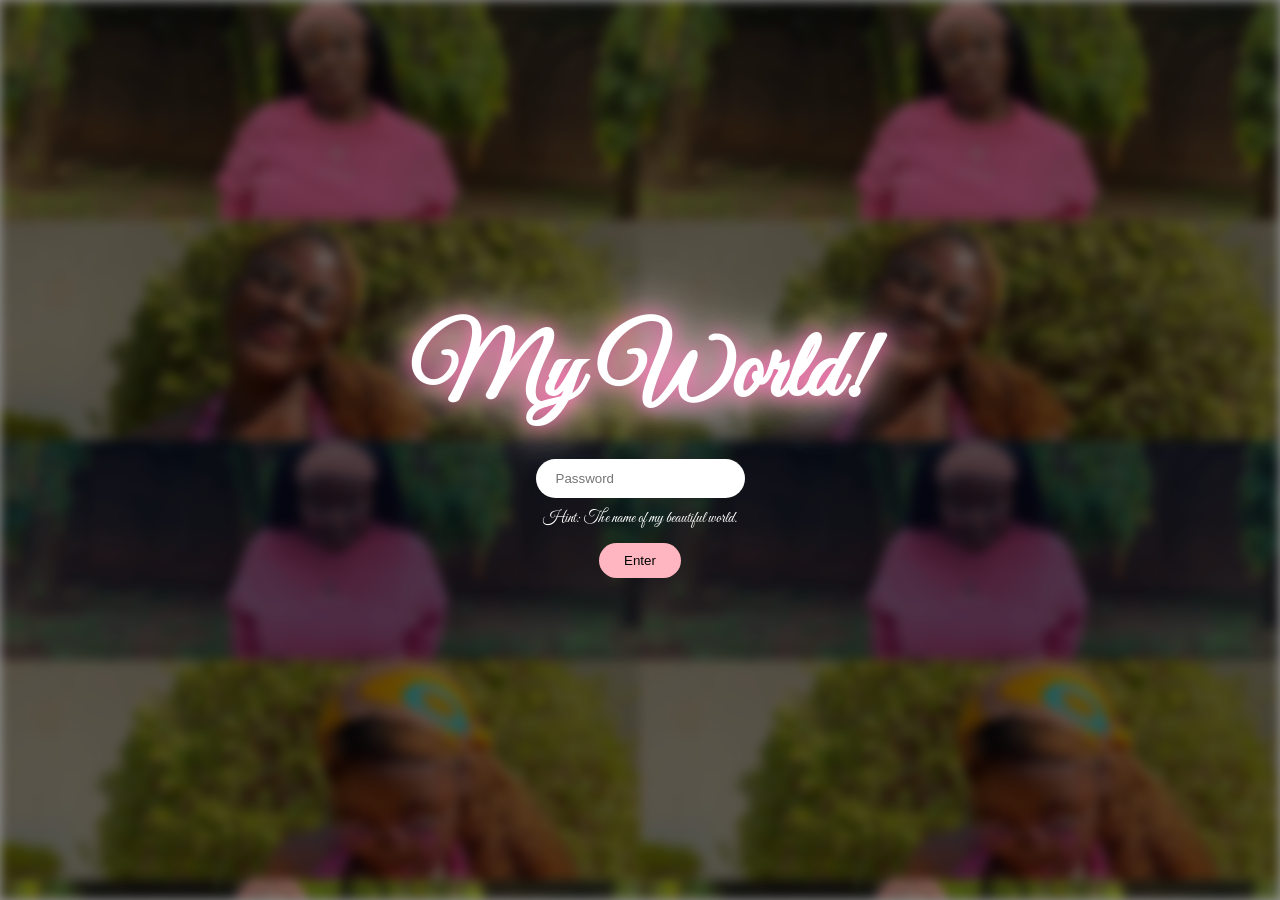
<file: index.html>
<!DOCTYPE html>
<html>
<head>
<meta charset="UTF-8">
<meta name="viewport" content="width=device-width, initial-scale=1.0">
<title>My World🤞</title>
<link rel="stylesheet" href="style.css">
<link href="https://fonts.googleapis.com/css2?family=Great+Vibes&family=Pacifico&display=swap" rel="stylesheet">
</head>
<body>
    <div class="page-transition"></div>

<div class="background">
    <div class="strip left">
        <div class="brick"><img src="IMG-10.jpg"loading="lazy"></div>
        <div class="brick"><img src="IMG-2.jpg"loading="lazy"></div>
        <div class="brick"><img src="IMG-5.jpg"loading="lazy"></div>
        <div class="brick"><img src="IMG-30.jpg"loading="lazy"></div>
        <div class="brick"><img src="IMG-60.jpg"loading="lazy"></div>
        <div class="brick"><img src="IMG-2.jpg"loading="lazy"></div>
    </div>

    <div class="strip right">
        <div class="brick"><img src="IMG-10.jpg"loading="lazy"></div>
        <div class="brick"><img src="IMG-2.jpg"loading="lazy"></div>
        <div class="brick"><img src="IMG-5.jpg"loading="lazy"></div>
        <div class="brick"><img src="IMG-30.jpg"loading="lazy"></div>
        <div class="brick"><img src="IMG-60.jpg"loading="lazy"></div>
    </div>
</div>

<div class="overlay-dark"></div>

<div class="content">
    <h1 class="title">My World!</h1>

    <input type="password" id="password" placeholder="Password">
    <p class="hint">Hint: The name of my beautiful world.</p>
    <button onclick="checkPassword()">Enter</button>
    <p id="error" class="error"></p>
</div>

<script src="script.js"></script>
</body>

</html>
</file>
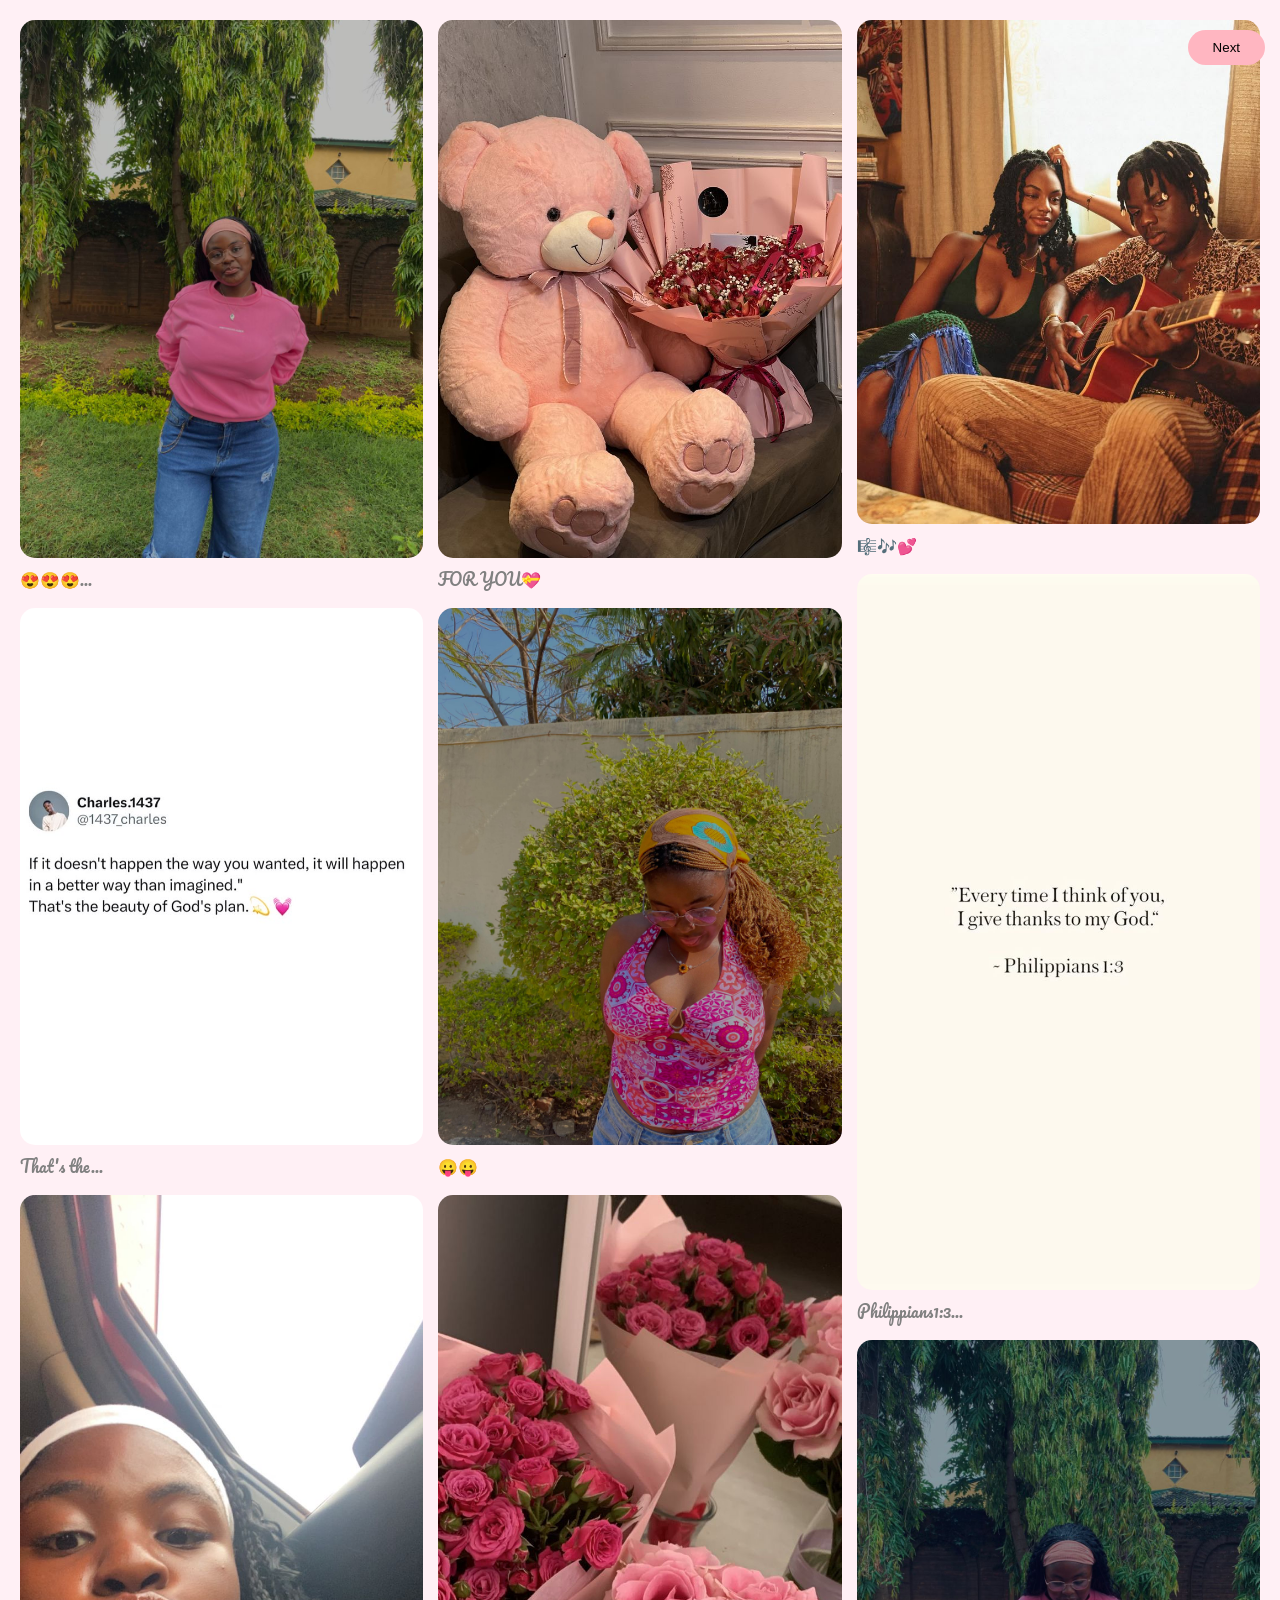
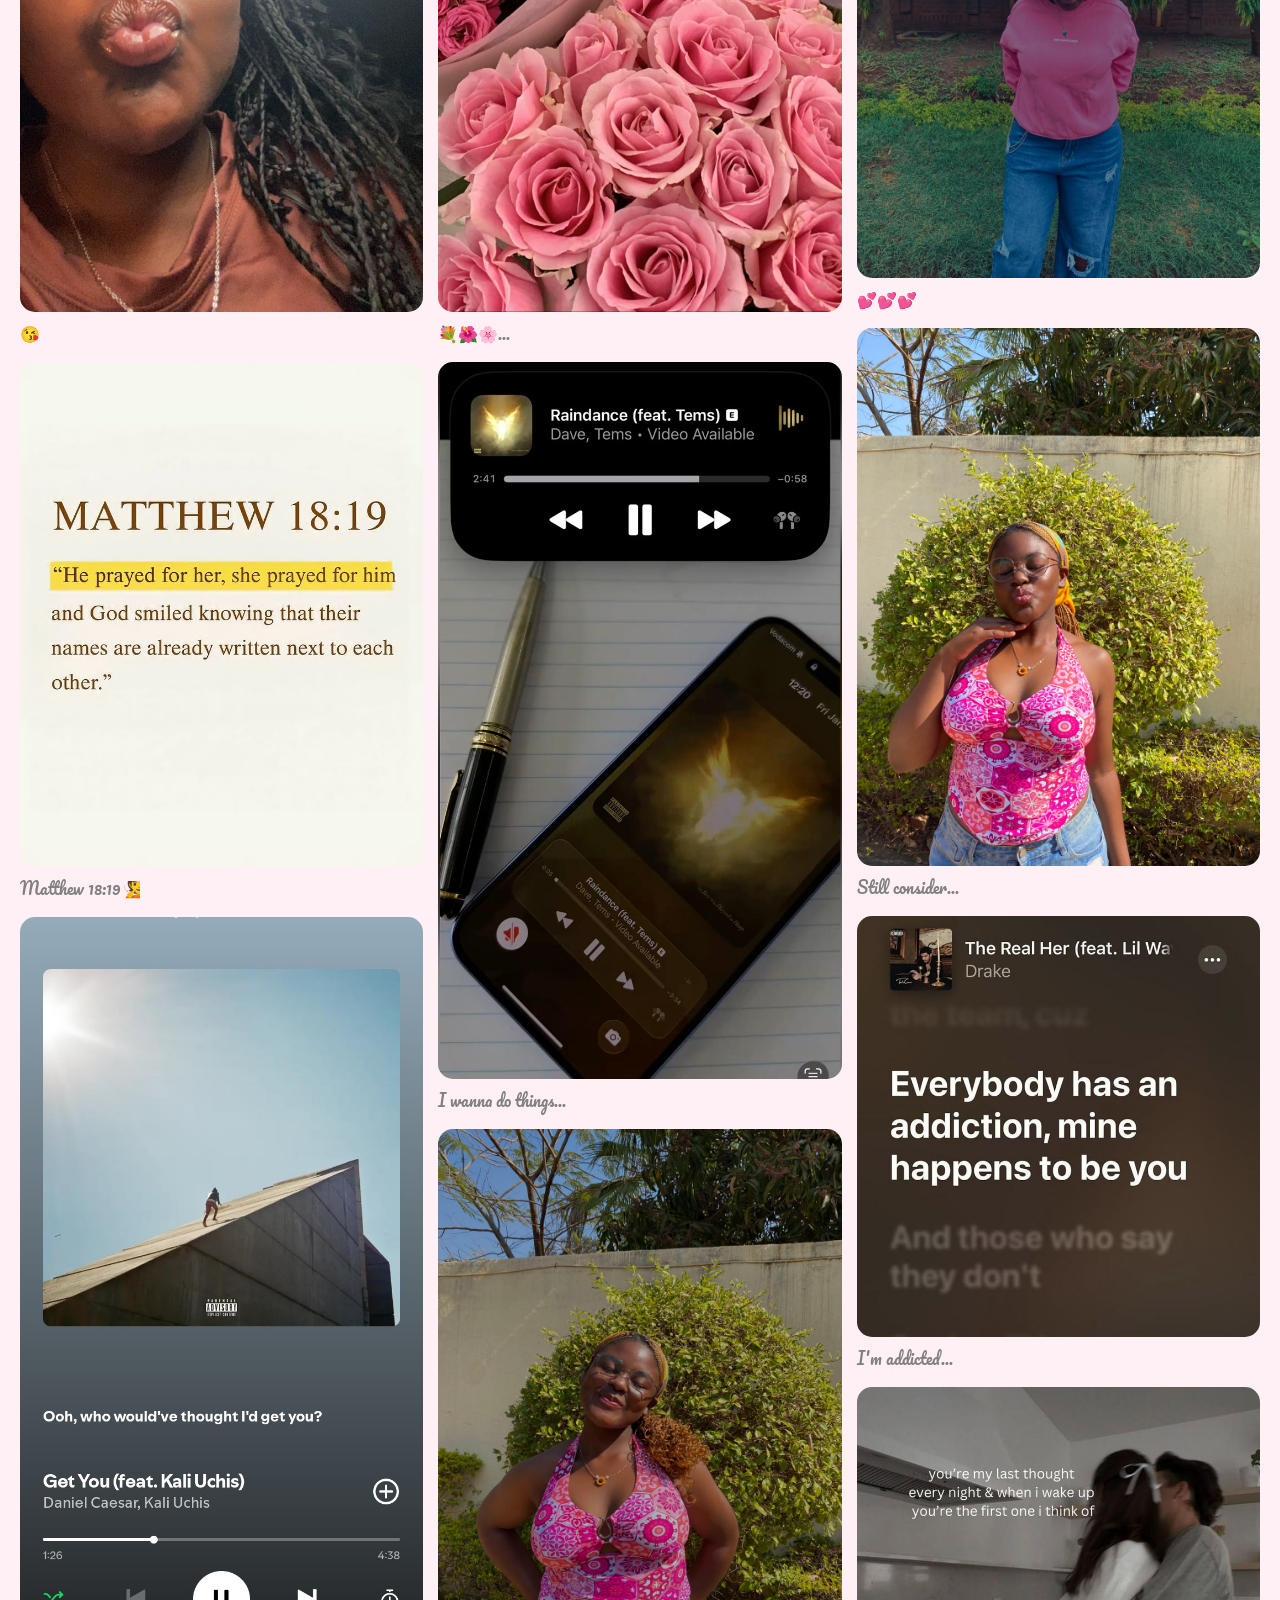
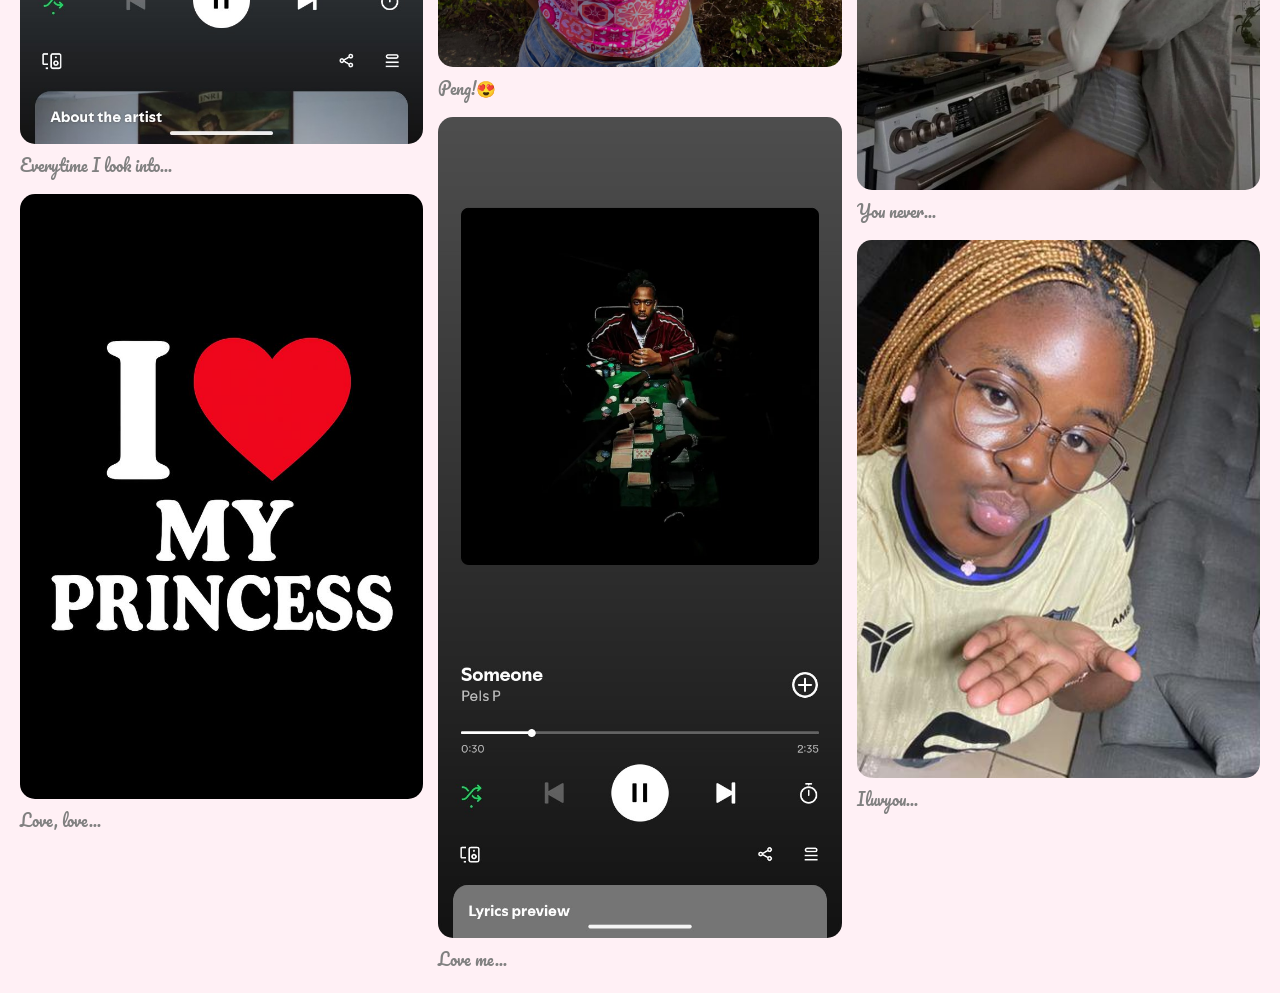
<file: page2.html>
<!DOCTYPE html>
<html>
<head>
<meta charset="UTF-8">
<meta name="viewport" content="width=device-width, initial-scale=1.0">
<title>My World - Page 2</title>
<link rel="stylesheet" href="style.css">
<link href="https://fonts.googleapis.com/css2?family=Great+Vibes&family=Pacifico&display=swap" rel="stylesheet">
<link rel="preload" href="Get You (feat. Kali Uchis) [QwPgtjgir8I].mp3" as="audio">
</head>
<body class="page2">
    <div class="page-transition"></div>

<div class="intro">Hey Beautiful🌹</div>

<audio id="music2" loop>
    <source src="Get You (feat. Kali Uchis) [QwPgtjgir8I].mp3" type="audio/mpeg">
</audio>

<button class="next" onclick="goToPage('page3.html')">Next</button>

<div class="gallery">

    <!-- DUPLICATE THIS BLOCK TO ADD MORE -->
    <div class="card" onclick="openModal(this)">
        <img src="IMG-10.jpg"loading="lazy">
        <p class="short">😍😍😍...</p>
        <p class="full">You're prettyyyyy!</p>
    </div>
     <div class="card" onclick="openModal(this)">
        <img src="PIN1.jpg"loading="lazy">
        <p class="short">That's the...</p>
        <p class="full">That's the beauty of God's plan💝</p>
    </div>
     <div class="card" onclick="openModal(this)">
        <img src="IMG-20.jpg"loading="lazy">
        <p class="short">😘</p>
     </div> 
        <div class="card" onclick="openModal(this)">
        <img src="PIN2.jpg"loading="lazy">
        <p class="short">Matthew 18:19🧏</p>
        <p class="full">"He prayed for her, she prayed for him,"💞</p>
    </div>
     <div class="card" onclick="openModal(this)">
        <img src="SCT1.jpg"loading="lazy">
        <p class="short">Everytime I look into...
        <p class="full">Everytime I look into your eyes I see it, You're all I need💕</p>
    </div>
     <div class="card" onclick="openModal(this)">
        <img src="PIN3.jpg"loading="lazy">
        <p class="short">Love, love...</p>
        <p class="full">Love,love my Princess❤️❤️</p>
    </div>
     <div class="card" onclick="openModal(this)">
        <img src="PIN4.jpg"loading="lazy">
        <p class="short">FOR YOU💝</p>
    </div>
     <div class="card" onclick="openModal(this)">
        <img src="IMG-30.jpg"loading="lazy">
        <p class="short">😛😛</p>
        <P class="full">ILY!</p>
    </div>
     <div class="card" onclick="openModal(this)">
        <img src="PIN5.jpg"loading="lazy">
        <p class="short">💐🌺🌸...</p>
        <p class="full">Beautiful flowers for my beautiful girl💕</p>
    </div>
     <div class="card" onclick="openModal(this)">
        <img src="PIN6.jpg"loading="lazy">
        <p class="short">I wanna do things...</p>
        <p class="full">I wanna do things different and change the narrative, God knows you a wild child, beautiful child I need your help</p>
    </div>
     <div class="card" onclick="openModal(this)">
        <img src="IMG-2.jpg"loading="lazy">
        <p class="short">Peng!😍</p>
     </div>
      <div class="card" onclick="openModal(this)">
        <img src="SCT2.jpg"loading="lazy">
        <p class="short">Love me...</p>
        <p class="full">Love me till the sun goes down🤞❤️</p>
     </div>
      <div class="card" onclick="openModal(this)">
        <img src="PIN8.jpg"loading="lazy">
        <p class="short">🎼🎶💕</p>
     </div>
      <div class="card" onclick="openModal(this)">
        <img src="PIN9.jpg"loading="lazy">
        <p class="short">Philippians1:3... </p>
        <p class="full">Everytime I think of you, I give thanks to God.</p>
     </div>
      <div class="card" onclick="openModal(this)">
        <img src="IMG-5.jpg"loading="lazy">
        <p class="short">💕💕💕</p>
     </div>
      <div class="card" onclick="openModal(this)">
        <img src="IMG-40.jpg"loading="lazy">
        <p class="short">Still consider...</p>
        <p class="full">Still consider myself the luckiest😌</p>
     </div>
      <div class="card" onclick="openModal(this)">
        <img src="PIN10.jpg"loading="lazy">
        <p class="short">I'm addicted...</p>
        <p class="full">I'm addicted to you😮‍💨</p>
     </div>
      <div class="card" onclick="openModal(this)">
        <img src="PIN11.jpg"loading="lazy">
        <p class="short">You never...</p>
        <p class="full">You never leave my mind🙂‍↕️</p>
     </div>
     <div class="card" onclick="openModal(this)">
        <img src="IMG_6.jpg"loading="lazy">
        <p class="short">Iluvyou...</p>
        <p class="full">ilysm!❤️</p>
     </div>

</div>

<div id="modal" class="modal">
    <div class="modal-content">
        <img id="modal-img">
        <p id="modal-text"></p>
    </div>
</div>

<script src="script.js"></script>
</body>
</html>
</file>
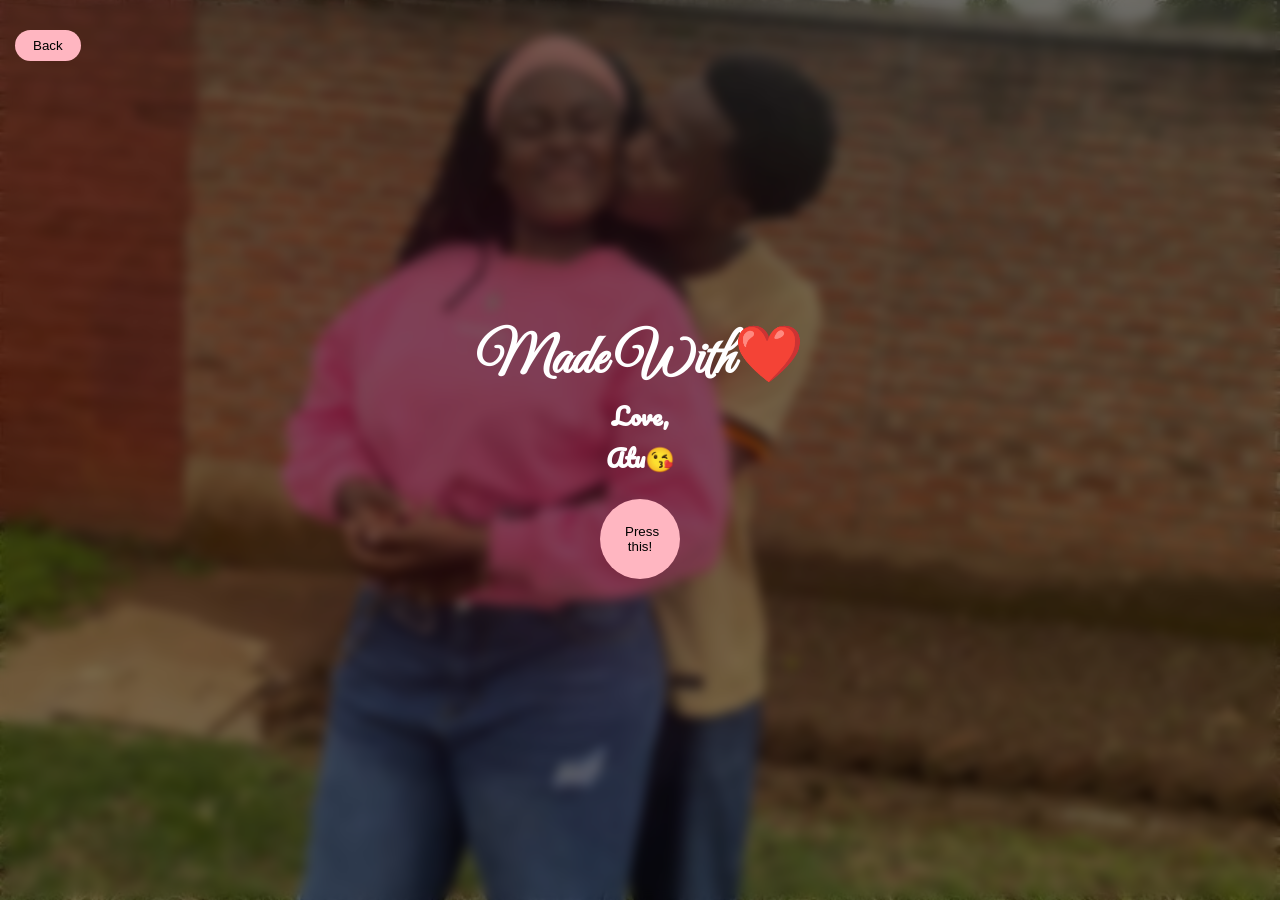
<file: page3.html>
<!DOCTYPE html>
<html>
<head>
<meta charset="UTF-8">
<meta name="viewport" content="width=device-width, initial-scale=1.0">
<title>My World - Page 3</title>
<link rel="stylesheet" href="style.css">
<link href="https://fonts.googleapis.com/css2?family=Great+Vibes&family=Pacifico&display=swap" rel="stylesheet">
<link rel="preload" href="Pels P - Someone (Lyrics) [UcbbkZqqDIQ].mp3" as="audio">
</head>
<body class="page3">
    <div class="page-transition"></div>
    <button class="back-btn" onclick="goToPage('page2.html')">Back</button>

<audio id="music3" loop>
    <source src="Pels P - Someone (Lyrics) [UcbbkZqqDIQ].mp3" type="audio/mpeg">
</audio>

<div class="page3-overlay"></div>

<div class="final-content">
    <h1>Made With❤️</h1>
       <h2>Love,</h2>
          <h2>Atu😘</h2>

    <button class="heart-btn" onclick="startHearts()">Press this!</button>
</div>

<script src="script.js"></script>
</body>

</html>
</file>
<file: style.css>
*{margin:0;padding:0;box-sizing:border-box}
body{font-family:'Pacifico',cursive;overflow-x:hidden}

/* ===== PAGE 1 BACKGROUND ===== */
.background{
position:fixed;
width:100%;
height:100%;
display:flex;
z-index:-2;
overflow:hidden;
filter:blur(6px);
}

.strip{
width:50%;
display:flex;
flex-direction:column;
animation-duration:40s;
animation-timing-function:linear;
animation-iteration-count:infinite;
}

.left{animation-name:scrollDown}
.right{animation-name:scrollUp}

@keyframes scrollDown{
from{transform:translateY(-50%)}
to{transform:translateY(0)}
}
@keyframes scrollUp{
from{transform:translateY(0)}
to{transform:translateY(-50%)}
}

.brick{height:220px}
.brick img{
width:100%;
height:100%;
object-fit:cover;
}

.offset{margin-top:100px}

.overlay-dark{
position:fixed;
width:100%;
height:100%;
background:rgba(0,0,0,0.4);
z-index:-1;
}

/* ===== CONTENT CENTER ===== */
.content{
height:100vh;
display:flex;
flex-direction:column;
justify-content:center;
align-items:center;
text-align:center;
color:white;
}

.title{
font-family:'Great Vibes',cursive;
font-size:5rem;
text-shadow:0 0 20px hotpink,0 0 40px pink,0 0 60px white;
animation:float 4s ease-in-out infinite;
}

@keyframes float{
0%,100%{transform:translateY(0)}
50%{transform:translateY(-15px)}
}

input{
margin-top:25px;
padding:12px 20px;
border-radius:30px;
border:none;
outline:none;
}

button{
margin-top:15px;
padding:10px 25px;
border:none;
border-radius:25px;
background:lightpink;
cursor:pointer;
transition:0.3s;
}
button:hover{transform:scale(1.1)}

.hint{
font-family:'Great Vibes',cursive;
margin-top:10px;
}

.error{
color:#ff4d4d;
margin-top:8px;
animation:shake 0.3s;
}

@keyframes shake{
0%,100%{transform:translateX(0)}
25%{transform:translateX(-5px)}
75%{transform:translateX(5px)}
}

/* ===== PAGE 2 ===== */
.intro{
position:fixed;
width:100%;
height:100%;
background:radial-gradient(circle,white,lightgray,gray);
display:flex;
justify-content:center;
align-items:center;
font-size:2.5rem;
z-index:4000;
box-shadow:0 0 100px white inset;
opacity:1;
transition:opacity 0.6s ease;
}


.gallery{
column-count:2;
column-gap:15px;
padding:20px;
}

.card{
break-inside:avoid;
margin-bottom:15px;
cursor:pointer;
transition:0.3s;
}
.card:hover{transform:scale(1.02)}

.card img{
width:100%;
border-radius:15px;
}

.short{color:gray}
.full{
display:none;
}

.modal{
display:none;
position:fixed;
top:0;
left:0;
width:100%;
height:100%;
background:rgba(0,0,0,0.6);
backdrop-filter:blur(12px);
-webkit-backdrop-filter:blur(12px);
justify-content:center;
align-items:center;
z-index:3000;
}

.modal-content{
background:pink;
padding:20px;
border-radius:20px;
max-width:90%;
max-height:90vh;
width:400px;
overflow-y:auto;
text-align:center;
animation:pop 0.35s ease;
box-shadow:0 20px 40px rgba(0,0,0,0.3);
}

#modal-img{
width:100%;
max-height:50vh;
object-fit:contain;
border-radius:15px;
margin-bottom:15px;
}

#modal-text{
white-space:pre-wrap;
line-height:1.5;
}

@keyframes pop{
to{transform:scale(1)}
}

.next{
position:fixed;
top:15px;
right:15px;
z-index:10;
}

.page2{
background:#fff0f5;
}

/* ===== PAGE 3 ===== */
.page3{
background:url('IMG-117.jpg') center/cover no-repeat fixed;
}

.page3-overlay{
position:fixed;
width:100%;
height:100%;
background:rgba(0,0,0,0.5);
backdrop-filter:blur(6px);
}

.final-content{
position:relative;
height:100vh;
display:flex;
flex-direction:column;
justify-content:center;
align-items:center;
text-align:center;
color:white;
}

.final-content h1{
font-family:'Great Vibes',cursive;
font-size:3.5rem;
}

.heart-btn{
width:80px;
height:80px;
background:lightpink;
border-radius:50%;
margin-top:20px;
}

.press{font-size:0.8rem}

.heart{
position:fixed;
top:-10px;
font-size:24px;
animation:fall 6s linear forwards;
}

.back-btn{
position:fixed;
top:15px;
left:15px;
z-index:10;
background:lightpink;
padding:8px 18px;
border:none;
border-radius:20px;
cursor:pointer;
transition:0.3s;
}

.back-btn:hover{
transform:scale(1.1);
}

@keyframes fall{
to{transform:translateY(110vh);opacity:0}
}

@media(min-width:768px){
.gallery{column-count:3}
.title{font-size:6rem}
}
/* ===== PAGE TRANSITION ===== */
.page-transition{
position:fixed;
width:100%;
height:100%;
background:black;
top:0;
left:0;
z-index:5000;
opacity:1;
pointer-events:none;
transition:opacity 0.8s ease;
}

body.loaded .page-transition{
opacity:0;
}

body.fade-out .page-transition{
opacity:1;
}
</file>
